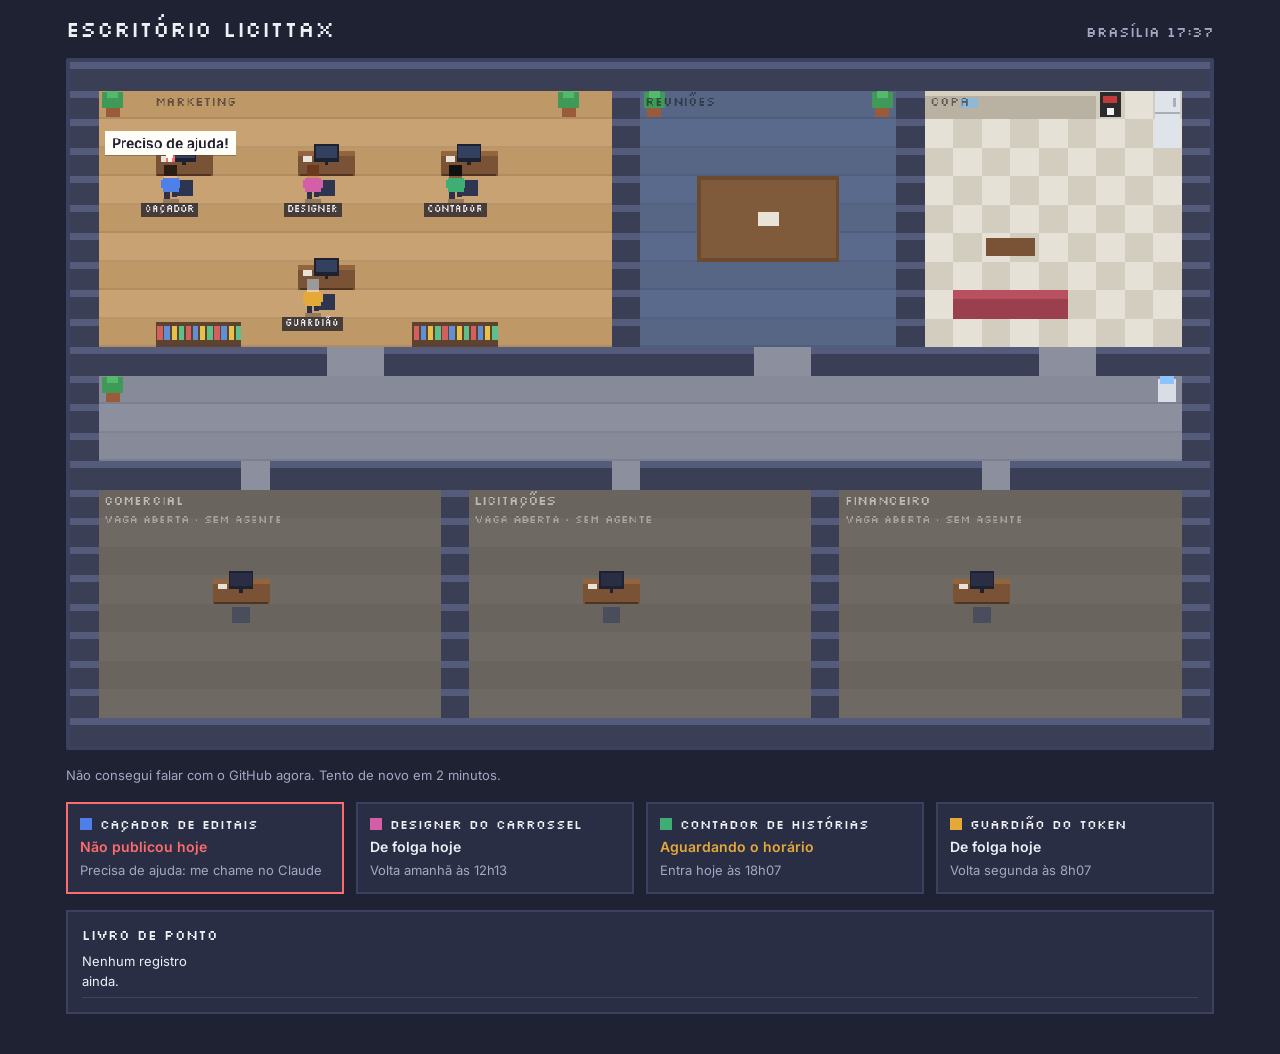
<file: docs/escritorio/index.html>
<!doctype html>
<html lang="pt-BR">
<head>
<meta charset="utf-8">
<meta name="viewport" content="width=device-width,initial-scale=1,viewport-fit=cover">
<title>Escritório Licittax</title>
<link rel="preconnect" href="https://fonts.googleapis.com">
<link rel="stylesheet" href="https://fonts.googleapis.com/css2?family=Silkscreen&family=Inter:wght@400;500;600&display=swap">
<style>
/* Layout: planta do escritorio vista de cima (canvas) + fichas de status e livro de ponto abaixo. */
:root{
  --fundo:#1f2233; --painel:#2a2e45; --linha:#3c4160; --tinta:#eef0f7; --suave:#a3a8c3;
  --ok:#4cc38a; --alerta:#e5a93a; --erro:#ff6b6b; --ativo:#6ea8ff;
  --pixel:"Silkscreen", ui-monospace, monospace; --texto:"Inter", system-ui, sans-serif;
  color-scheme:dark;
}
*{box-sizing:border-box}
html,body{background:var(--fundo)}
body{margin:0;color:var(--tinta);font:15px/1.5 var(--texto)}
.wrap{max-width:1180px;margin:0 auto;padding-block:16px 40px;padding-left:max(16px,env(safe-area-inset-left,0px));padding-right:max(16px,env(safe-area-inset-right,0px));display:grid;gap:16px}
header{display:flex;flex-wrap:wrap;gap:6px 20px;align-items:baseline;justify-content:space-between}
h1{font:400 22px/1.2 var(--pixel);margin:0}
.relogio{font:400 14px var(--pixel);color:var(--suave);font-variant-numeric:tabular-nums}
.planta{overflow-x:auto;border:4px solid var(--linha);background:#000;border-radius:2px}
canvas{display:block;width:100%;min-width:760px;image-rendering:pixelated;cursor:pointer}
.fichas{display:grid;grid-template-columns:repeat(auto-fit,minmax(240px,1fr));gap:12px}
.ficha{background:var(--painel);border:2px solid var(--linha);padding:12px;display:grid;gap:4px;min-width:0}
.ficha[data-estado="trabalhando"]{border-color:var(--ativo)}
.ficha[data-estado="erro"],.ficha[data-estado="atrasado"]{border-color:var(--erro)}
.ficha .nome{font:400 13px var(--pixel);margin:0;display:flex;gap:8px;align-items:center}
.ficha .cor{width:12px;height:12px;flex:none}
.ficha .status{font-weight:600;font-size:14px;margin:0}
[data-estado="trabalhando"] .status{color:var(--ativo)}
[data-estado="feito"] .status{color:var(--ok)}
[data-estado="aguardando"] .status{color:var(--alerta)}
[data-estado="erro"] .status,[data-estado="atrasado"] .status{color:var(--erro)}
.ficha .detalhe{font-size:13px;color:var(--suave);margin:0}
.diario{background:var(--painel);border:2px solid var(--linha);padding:14px;min-width:0}
.diario h2{font:400 14px var(--pixel);margin:0 0 8px}
.diario ol{list-style:none;margin:0;padding:0;display:grid;gap:6px}
.diario li{display:grid;grid-template-columns:110px 1fr;gap:10px;font-size:13px;border-bottom:1px solid var(--linha);padding-bottom:6px}
.diario time{font-variant-numeric:tabular-nums;color:var(--suave)}
.aviso{font-size:13px;color:var(--suave);margin:0}
@media (max-width:440px){.diario li{grid-template-columns:1fr}}
</style>
</head>
<body>
<div class="wrap">
  <header>
    <h1>Escritório Licittax</h1>
    <span class="relogio" id="relogio">--:--</span>
  </header>
  <div class="planta"><canvas id="cena" width="1280" height="768" aria-label="Planta do escritório com os agentes trabalhando"></canvas></div>
  <p class="aviso" id="aviso">Carregando o expediente…</p>
  <div class="fichas" id="fichas"></div>
  <section class="diario"><h2>Livro de ponto</h2><ol id="diario"></ol></section>
</div>

<script>
const REPO = "gleaoadv-commits/Licittax-Instagram";
const INICIO_ROTACAO = "2026-11-21";
const TZ = "America/Sao_Paulo";

/* ---------- datas ---------- */
function agoraBR(){
  const p = Object.fromEntries(new Intl.DateTimeFormat("en-CA",{timeZone:TZ,year:"numeric",month:"2-digit",day:"2-digit",hour:"2-digit",minute:"2-digit",hourCycle:"h23"})
    .formatToParts(new Date()).map(x=>[x.type,x.value]));
  return {data:`${p.year}-${p.month}-${p.day}`, min:+p.hour*60 + +p.minute, hm:`${p.hour}:${p.minute}`};
}
const diaSemana = d => new Date(d+"T12:00:00Z").getUTCDay();
const diaDePost = d => Math.round((new Date(d+"T12:00:00Z")-new Date(INICIO_ROTACAO+"T12:00:00Z"))/864e5) % 2 === 0;
const somaDias = (d,n) => new Date(new Date(d+"T12:00:00Z").getTime()+n*864e5).toISOString().slice(0,10);
const hora = (h,m) => `${h}h${String(m).padStart(2,"0")}`;
const dataBR = iso => new Intl.DateTimeFormat("pt-BR",{timeZone:TZ,day:"2-digit",month:"2-digit",hour:"2-digit",minute:"2-digit"}).format(new Date(iso));
const diaBR = iso => new Intl.DateTimeFormat("en-CA",{timeZone:TZ,year:"numeric",month:"2-digit",day:"2-digit"}).format(new Date(iso));
const NOMES_DIA = ["domingo","segunda","terça","quarta","quinta","sexta","sábado"];

/* ---------- agentes ---------- */
const AGENTES = [
  {id:"story-edital.yml", nome:"Caçador de Editais", curto:"Caçador", camisa:"#4f7fe8", cabelo:"#2b1d14", pele:"#e8b48a",
   h:9, m:17, quando:()=>true, marca:d=>[`${d}-edital`], mesa:[3,3],
   falas:{trabalhando:["Buscando no PNCP…","Achei um pregão!","Montando o story…"], feito:["Edital de hoje já foi!","Story da manhã no ar."], aguardando:["Às 9h17 eu caço editais."], folga:["Hoje é folga."]}},
  {id:"post-dica.yml", nome:"Designer do Carrossel", curto:"Designer", camisa:"#d45fa6", cabelo:"#6b3a1e", pele:"#c98e64",
   h:12, m:13, quando:d=>diaDePost(d), marca:d=>[`${d}-post`], mesa:[8,3],
   falas:{trabalhando:["Desenhando os slides…","Escrevendo a legenda…","Publicando o carrossel!"], feito:["Carrossel publicado!","A dica de hoje ficou boa."], aguardando:["Carrossel sai 12h13."], folga:["Hoje não tem carrossel.","Amanhã é minha vez."]}},
  {id:"story-dica.yml", nome:"Contador de Histórias", curto:"Contador", camisa:"#3fae74", cabelo:"#111111", pele:"#8d5a3b",
   h:18, m:7, quando:()=>true, marca:d=>[`${d}-story-dica`,`${d}-edital-tarde`], mesa:[13,3],
   falas:{trabalhando:["Preparando o story da tarde…","Quase pronto!"], feito:["Story da tarde no ar!"], aguardando:["Às 18h07 é comigo."], folga:["Hoje é folga."]}},
  {id:"checar-token.yml", nome:"Guardião do Token", curto:"Guardião", camisa:"#e5a93a", cabelo:"#9a9a9a", pele:"#f0c9a0",
   h:8, m:7, quando:d=>diaSemana(d)===1, marca:null, mesa:[8,7],
   falas:{trabalhando:["Conferindo o acesso…"], feito:["Token em dia!"], aguardando:["Segunda eu confiro o token."], folga:["Segunda eu confiro o token.","Acesso ao Instagram ok."]}},
];
const PAPO = [["Café?","Bora!"],["Bom trabalho hoje!","Valeu!"],["Tudo certo por aí?","Tudo em ordem."],["Reunião rapidinha?","Fechado."],["Viu o story de hoje?","Ficou ótimo!"]];

function proximoTurno(a, hoje, minAgora){
  for(let i=0;i<9;i++){
    const d = somaDias(hoje,i);
    if(!a.quando(d)) continue;
    if(i===0 && minAgora >= a.h*60+a.m) continue;
    return `${i===0?"hoje":i===1?"amanhã":NOMES_DIA[diaSemana(d)]} às ${hora(a.h,a.m)}`;
  }
  return "em breve";
}

/* ---------- mapa (40 x 24 tiles) ---------- */
const T=16, W=40, H=24, S=2;
const PAREDE=1, BLOQ=2;
const grade = Array.from({length:H},()=>Array(W).fill(0));
const salas = [
  {nome:"MARKETING", x0:1,y0:1,x1:18,y1:9, piso:["#c9a274","#bf9868"]},
  {nome:"REUNIÕES", x0:20,y0:1,x1:28,y1:9, piso:["#5a6a8c","#566684"]},
  {nome:"COPA", x0:30,y0:1,x1:38,y1:9, piso:["#e6e1d6","#d3cdbf"], xadrez:true},
  {nome:"", x0:1,y0:11,x1:38,y1:13, piso:["#8b8f9e","#868a99"]},
  {nome:"COMERCIAL", x0:1,y0:15,x1:12,y1:22, piso:["#6e6a63","#69655e"], vaga:true},
  {nome:"LICITAÇÕES", x0:14,y0:15,x1:25,y1:22, piso:["#6e6a63","#69655e"], vaga:true},
  {nome:"FINANCEIRO", x0:27,y0:15,x1:38,y1:22, piso:["#6e6a63","#69655e"], vaga:true},
];
for(let y=0;y<H;y++) for(let x=0;x<W;x++) if(x===0||y===0||x===W-1||y===H-1) grade[y][x]=PAREDE;
for(let x=0;x<W;x++){ grade[10][x]=PAREDE; grade[14][x]=PAREDE; }
for(let y=0;y<=10;y++){ grade[y][19]=PAREDE; grade[y][29]=PAREDE; }
for(let y=14;y<H;y++){ grade[y][13]=PAREDE; grade[y][26]=PAREDE; }
for(const x of [9,10]) grade[10][x]=0;
for(const x of [24,25]) grade[10][x]=0;
for(const x of [34,35]) grade[10][x]=0;
for(const x of [6,19,32]) grade[14][x]=0;

const moveis = [];
function movel(tipo,x,y,w,h,extra={}){ moveis.push({tipo,x,y,w,h,...extra}); for(let j=0;j<h;j++) for(let i=0;i<w;i++) grade[y+j][x+i]=BLOQ; }
AGENTES.forEach(a=>movel("mesa",a.mesa[0],a.mesa[1],2,1,{dono:a}));
movel("planta",17,1,1,1); movel("planta",1,1,1,1); movel("estante",3,9,3,1); movel("estante",12,9,3,1);
movel("mesaReuniao",22,4,5,3);
movel("balcao",30,1,6,1); movel("cafeteira",36,1,1,1); movel("geladeira",38,1,1,2);
movel("sofa",31,8,4,1); movel("mesinha",32,6,2,1);
movel("planta",20,1,1,1); movel("planta",28,1,1,1);
movel("bebedouro",38,11,1,1); movel("planta",1,11,1,1);
movel("mesa",5,18,2,1,{vaga:true}); movel("mesa",18,18,2,1,{vaga:true}); movel("mesa",31,18,2,1,{vaga:true});

const PONTOS = {
  cafe:[[36,2],[35,2],[37,2]], reuniao:[[22,3],[24,3],[26,3],[22,7],[24,7],[26,7]],
  sofa:[[31,9],[32,9],[33,9],[34,9]], bebedouro:[[37,11],[38,12]],
};
const livre = (x,y)=> x>=0&&y>=0&&x<W&&y<H&&grade[y][x]===0;

function caminho(sx,sy,tx,ty){
  if(!livre(tx,ty)) return null;
  const key=(x,y)=>y*W+x, prev=new Map([[key(sx,sy),null]]), fila=[[sx,sy]];
  while(fila.length){
    const [x,y]=fila.shift();
    if(x===tx&&y===ty){ const p=[]; let k=key(x,y); while(k!==null){ p.unshift([k%W,Math.floor(k/W)]); k=prev.get(k);} return p.slice(1); }
    for(const [dx,dy] of [[1,0],[-1,0],[0,1],[0,-1]]){
      const nx=x+dx, ny=y+dy, k=key(nx,ny);
      if(livre(nx,ny)&&!prev.has(k)){ prev.set(k,key(x,y)); fila.push([nx,ny]); }
    }
  }
  return null;
}

/* ---------- estado vindo do GitHub ---------- */
let RUNS=[], PUB=new Set(), STATUS={};
async function carregar(){
  const a=agoraBR();
  try{
    const [r,e]=await Promise.all([
      fetch(`https://api.github.com/repos/${REPO}/actions/runs?per_page=50`).then(x=>{if(!x.ok) throw new Error(x.status); return x.json();}),
      fetch(`https://raw.githubusercontent.com/${REPO}/main/data/estado.json?t=${Date.now()}`).then(x=>x.ok?x.json():{}).catch(()=>({})),
    ]);
    RUNS=r.workflow_runs||[]; PUB=new Set(e.publicacoes||[]);
    document.getElementById("aviso").textContent=`Status real lido do GitHub às ${a.hm}; atualiza a cada 2 minutos. Andar, café e conversas são animação; sentar para trabalhar acontece de verdade nos horários.`;
  }catch(err){
    document.getElementById("aviso").textContent="Não consegui falar com o GitHub agora. Tento de novo em 2 minutos.";
  }
  calcularStatus(); fichas();
}
function calcularStatus(){
  const a=agoraBR(), hoje=a.data;
  for(const ag of AGENTES){
    const meus=RUNS.filter(r=>r.path&&r.path.endsWith(ag.id));
    const ativo=meus.find(r=>r.status!=="completed");
    const ultimo=meus.find(r=>r.status==="completed"&&r.conclusion!=="skipped"&&r.conclusion!=="cancelled");
    const turno=ag.h*60+ag.m;
    const publicou= ag.marca ? ag.marca(hoje).some(m=>PUB.has(m)) : !!(ultimo&&diaBR(ultimo.created_at)===hoje&&ultimo.conclusion==="success");
    let e,s,d;
    if(ativo){e="trabalhando";s="Trabalhando agora";d="Começou às "+dataBR(ativo.created_at).slice(-5);}
    else if(!ag.quando(hoje)){e="folga";s="De folga hoje";d="Volta "+proximoTurno(ag,hoje,a.min);}
    else if(publicou){e="feito";s=ag.marca?"Publicou hoje":"Conferiu hoje: tudo certo";d="Próximo turno: "+proximoTurno(ag,hoje,a.min);}
    else if(a.min<turno){e="aguardando";s="Aguardando o horário";d="Entra "+proximoTurno(ag,hoje,a.min);}
    else if(ultimo&&ultimo.conclusion==="failure"&&diaBR(ultimo.created_at)===hoje){e="erro";s="Deu erro";d=a.min<turno+40?`Tenta de novo às ${hora(ag.h,ag.m+40)}`:"Precisa de ajuda: me chame no Claude";}
    else if(a.min<turno+90){e="aguardando";s="Batendo o ponto";d=`O disparo das ${hora(ag.h,ag.m)} está a caminho`;}
    else {e="atrasado";s="Não publicou hoje";d="Precisa de ajuda: me chame no Claude";}
    STATUS[ag.id]={estado:e,status:s,detalhe:d};
  }
}
function fichas(){
  document.getElementById("fichas").innerHTML=AGENTES.map(ag=>{const st=STATUS[ag.id]; return `<article class="ficha" data-estado="${st.estado}">
    <p class="nome"><span class="cor" style="background:${ag.camisa}"></span>${ag.nome}</p>
    <p class="status">${st.status}</p><p class="detalhe">${st.detalhe}</p></article>`;}).join("");
  const nomes=Object.fromEntries(AGENTES.map(x=>[x.id,x.nome]));
  const itens=RUNS.filter(r=>r.path&&nomes[r.path.split("/").pop()]&&r.conclusion!=="skipped"&&r.conclusion!=="cancelled").slice(0,10).map(r=>{
    const o=r.status!=="completed"?"está trabalhando":r.conclusion==="success"?"terminou o turno":"teve um erro";
    return `<li><time>${dataBR(r.created_at)}</time><span>${nomes[r.path.split("/").pop()]} ${o}</span></li>`;});
  document.getElementById("diario").innerHTML=itens.join("")||"<li><span>Nenhum registro ainda.</span></li>";
}

/* ---------- simulacao ---------- */
const rnd=a=>a[Math.floor(Math.random()*a.length)];
const pessoas=AGENTES.map((ag,i)=>{const sx=ag.mesa[0], sy=ag.mesa[1]+1; return {ag, tx:sx, ty:sy, x:sx*T, y:sy*T, rota:[], tarefa:{tipo:"mesa", ate:performance.now()+1500+i*900}, balao:null, passo:0, dir:"cima"};});
const assento=p=>[p.ag.mesa[0],p.ag.mesa[1]+1];
const noite=()=>{const m=agoraBR().min; return m<7*60||m>=22*60;};

function irPara(p,x,y){ const r=caminho(p.tx,p.ty,x,y); if(r){p.rota=r; return true;} return false; }
function falar(p,txt,ms=3200){ p.balao={txt,ate:performance.now()+ms}; }

function decidir(p,agora){
  const st=(STATUS[p.ag.id]||{estado:"aguardando"}).estado;
  const [ax,ay]=assento(p);
  if(st==="trabalhando"||st==="erro"||st==="atrasado"||noite()){
    p.tarefa={tipo: st==="trabalhando"?"trabalhar": noite()?"dormir":"alerta", ate:agora+6000};
    if(p.tx!==ax||p.ty!==ay) irPara(p,ax,ay);
    return;
  }
  const r=Math.random();
  if(r<0.35){ p.tarefa={tipo:"mesa",ate:agora+7000+Math.random()*6000}; irPara(p,ax,ay); }
  else if(r<0.55){ p.tarefa={tipo:"cafe",ate:agora+5000}; const [x,y]=rnd(PONTOS.cafe); irPara(p,x,y); }
  else if(r<0.68){ p.tarefa={tipo:"sofa",ate:agora+6000}; const [x,y]=rnd(PONTOS.sofa); irPara(p,x,y); }
  else if(r<0.78){ p.tarefa={tipo:"reuniao",ate:agora+6000}; const [x,y]=rnd(PONTOS.reuniao); irPara(p,x,y); }
  else {
    const livres=pessoas.filter(o=>o!==p&&!["trabalhar","alerta","dormir","conversa","espera"].includes(o.tarefa.tipo)&&!o.rota.length);
    if(!livres.length){ p.tarefa={tipo:"mesa",ate:agora+5000}; irPara(p,ax,ay); return; }
    const o=rnd(livres);
    const viz=[[1,0],[-1,0],[0,1],[0,-1]].map(([dx,dy])=>[o.tx+dx,o.ty+dy]).filter(([x,y])=>livre(x,y)&&!pessoas.some(q=>q.tx===x&&q.ty===y));
    if(!viz.length||!irPara(p,...viz[0])){ p.tarefa={tipo:"mesa",ate:agora+4000}; return; }
    o.tarefa={tipo:"espera",ate:agora+20000,com:p}; o.rota=[];
    p.tarefa={tipo:"indo",com:o,ate:agora+20000};
  }
}

function atualizar(dt,agora){
  for(const p of pessoas){
    if(p.rota.length){
      const [nx,ny]=p.rota[0], gx=nx*T, gy=ny*T, v=0.06*dt;
      const dx=gx-p.x, dy=gy-p.y;
      if(Math.abs(dx)>0) p.dir=dx>0?"dir":"esq"; else if(Math.abs(dy)>0) p.dir=dy>0?"baixo":"cima";
      if(Math.abs(dx)<=v&&Math.abs(dy)<=v){ p.x=gx;p.y=gy;p.tx=nx;p.ty=ny;p.rota.shift(); }
      else { p.x+=Math.sign(dx)*Math.min(v,Math.abs(dx)); p.y+=Math.sign(dy)*Math.min(v,Math.abs(dy)); }
      p.passo+=dt;
      continue;
    }
    const t=p.tarefa;
    if(t.tipo==="indo"){
      const o=t.com; const par=rnd(PAPO);
      p.dir = o.tx>p.tx?"dir":o.tx<p.tx?"esq":o.ty>p.ty?"baixo":"cima";
      o.dir = p.tx>o.tx?"dir":p.tx<o.tx?"esq":p.ty>o.ty?"baixo":"cima";
      const st=STATUS[p.ag.id]?.estado||"aguardando";
      const fala1 = Math.random()<0.5 ? par[0] : rnd(p.ag.falas[st]||par);
      falar(p,fala1,3000);
      const stO=STATUS[o.ag.id]?.estado||"aguardando";
      setTimeout(()=>falar(o, fala1===par[0]?par[1]:rnd(o.ag.falas[stO]||["Boa!"]),3000),2600);
      p.tarefa={tipo:"conversa",ate:agora+6500}; o.tarefa={tipo:"conversa",ate:agora+6500};
      continue;
    }
    if(t.tipo==="trabalhar"||t.tipo==="mesa"||t.tipo==="alerta"||t.tipo==="dormir"){
      const [ax,ay]=assento(p); if(p.tx===ax&&p.ty===ay) p.dir="cima";
    }
    if(t.tipo==="trabalhar"&&(!p.balao||p.balao.ate<agora)&&Math.random()<0.004) falar(p,rnd(p.ag.falas.trabalhando));
    if(t.tipo==="alerta"&&(!p.balao||p.balao.ate<agora)) falar(p,"Preciso de ajuda!",4000);
    if((t.tipo==="cafe"||t.tipo==="sofa")&&(!p.balao||p.balao.ate<agora)&&Math.random()<0.002){ const st=STATUS[p.ag.id]?.estado||"aguardando"; falar(p,rnd(p.ag.falas[st]||["…"])); }
    if(agora>t.ate) decidir(p,agora);
  }
}

/* ---------- desenho ---------- */
const cv=document.getElementById("cena"), cx=cv.getContext("2d");
cx.imageSmoothingEnabled=false;
const R=(x,y,w,h,c)=>{cx.fillStyle=c;cx.fillRect(Math.round(x*S),Math.round(y*S),Math.round(w*S),Math.round(h*S));};

function desenharMapa(agora){
  R(0,0,W*T,H*T,"#2b2f45");
  for(const s of salas) for(let y=s.y0;y<=s.y1;y++) for(let x=s.x0;x<=s.x1;x++){
    const alt = s.xadrez ? (x+y)%2 : (y%2);
    R(x*T,y*T,T,T,s.piso[alt]);
    if(!s.xadrez&&!s.vaga) R(x*T,y*T+T-1,T,1,"rgba(0,0,0,.08)");
  }
  for(const [x,y] of [[9,10],[10,10],[24,10],[25,10],[34,10],[35,10],[6,14],[19,14],[32,14]]) R(x*T,y*T,T,T,"#8b8f9e");
  for(let y=0;y<H;y++) for(let x=0;x<W;x++) if(grade[y][x]===PAREDE){ R(x*T,y*T,T,T,"#3b3f55"); R(x*T,y*T,T,4,"#555b7a"); }
  R(22*T+4,4*T+4,0,0,"#000");
  for(const m of moveis) desenharMovel(m,agora);
  cx.textBaseline="top"; cx.font=`${7*S}px Silkscreen, monospace`;
  for(const s of salas) if(s.nome){
    cx.fillStyle = s.vaga ? "rgba(255,255,255,.55)" : "rgba(20,20,30,.55)";
    const lx = s.nome==="MARKETING" ? 3*T : s.x0*T+3;
    cx.fillText(s.nome,lx*S,(s.y0*T+3)*S);
    if(s.vaga){ cx.fillStyle="rgba(255,255,255,.4)"; cx.font=`${6*S}px Silkscreen, monospace`; cx.fillText("VAGA ABERTA · SEM AGENTE",(s.x0*T+3)*S,(s.y0*T+14)*S); cx.font=`${7*S}px Silkscreen, monospace`; }
  }
}
function desenharMovel(m,agora){
  const x=m.x*T,y=m.y*T,w=m.w*T,h=m.h*T;
  switch(m.tipo){
    case "mesa":{
      R(x,y+2,w,h-2,"#7a5236"); R(x,y+2,w,3,"#93653f"); R(x+1,y+h-1,w-2,1,"#4f3422");
      const p = m.dono && pessoas.find(q=>q.ag===m.dono);
      const trabalhando = p && STATUS[m.dono.id]?.estado==="trabalhando" && p.tx===m.x && p.ty===m.y+1;
      const lig = trabalhando ? (Math.floor(agora/250)%2? "#9cc6ff":"#6ea8ff") : (m.vaga?"#2a2e45":"#33405e");
      R(x+9,y-2,14,10,"#1e2130"); R(x+10,y-1,12,7,lig); R(x+15,y+8,2,2,"#1e2130");
      R(x+3,y+5,5,3,"#e8e3d6");
      R(x+11,y+h+2,10,9,m.vaga?"#4a4d5c":"#2e3550");
      break;}
    case "planta": R(x+4,y+9,8,6,"#9a5b3a"); R(x+2,y+1,12,9,"#3f9a57"); R(x+5,y,6,4,"#56b86d"); break;
    case "estante": R(x,y+2,w,h-2,"#5d4230"); for(let i=0;i<w;i+=4) R(x+i+1,y+4,3,8,["#d45f5f","#5f8fd4","#e5c04a","#5fbf8a"][(i/4)%4]); break;
    case "mesaReuniao": R(x,y,w,h,"#6b4a30"); R(x+2,y+2,w-4,h-4,"#7f5a3b"); R(x+w/2-6,y+h/2-4,12,8,"#e8e3d6"); break;
    case "balcao": R(x,y,w,h,"#b9b2a3"); R(x,y,w,3,"#d6d0c3"); R(x+20,y+4,10,6,"#8fb7d6"); break;
    case "cafeteira": R(x+2,y+1,12,14,"#2b2b2b"); R(x+4,y+3,8,4,"#c23b3b"); R(x+6,y+10,4,4,"#f2f2f2"); break;
    case "geladeira": R(x+1,y,14,h,"#dfe3ea"); R(x+1,y+12,14,1,"#a9afba"); R(x+11,y+4,2,5,"#a9afba"); break;
    case "sofa": R(x,y,w,h,"#9b3f4f"); R(x,y,w,5,"#b8505f"); break;
    case "mesinha": R(x+2,y+3,w-4,h-6,"#7a5236"); break;
    case "bebedouro": R(x+3,y+2,10,13,"#d9dde6"); R(x+4,y,8,5,"#8fc3ff"); break;
  }
}
function desenharPessoa(p,agora){
  const st=STATUS[p.ag.id]?.estado;
  const andando=p.rota.length>0, pe=andando?Math.floor(p.passo/140)%2:0;
  const x=p.x+3, y=p.y-6;
  R(x+1,y+19,9,2,"rgba(0,0,0,.25)");
  R(x+2,y+14,3,5+(pe?-1:0),"#2d3048"); R(x+6,y+14,3,5+(pe?0:-1),"#2d3048");
  R(x+1,y+7,9,8,p.ag.camisa);
  const bob = p.tarefa.tipo==="trabalhar" && !andando && Math.floor(agora/180)%2 ? 1 : 0;
  R(x,y+8+bob,2,5,p.ag.camisa); R(x+9,y+8+bob,2,5,p.ag.camisa);
  R(x+2,y,7,7,p.ag.pele);
  if(p.dir==="cima"){ R(x+2,y,7,6,p.ag.cabelo); }
  else { R(x+2,y,7,2,p.ag.cabelo);
    if(p.tarefa.tipo==="dormir"&&!andando){ R(x+3,y+4,2,1,"#23253a"); R(x+6,y+4,2,1,"#23253a"); }
    else if(p.dir==="baixo"){ R(x+3,y+3,1,2,"#23253a"); R(x+7,y+3,1,2,"#23253a"); }
    else if(p.dir==="dir"){ R(x+7,y+3,1,2,"#23253a"); } else { R(x+3,y+3,1,2,"#23253a"); }
  }
  if(p.tarefa.tipo==="cafe"&&!andando){ R(x+10,y+9,3,4,"#f2f2f2"); R(x+10,y+9,3,1,"#6b3a1e"); }
  if(p.tarefa.tipo==="dormir"&&!andando){ const f=(agora/600)%3; cx.fillStyle="#cfd6ff"; cx.font=`${6*S}px Silkscreen, monospace`; cx.fillText("z",(x+10+f*2)*S,(y-2-f*3)*S); }
  if(st==="feito"&&!p.balao){ R(x+3,y-7,5,5,"#4cc38a"); R(x+4,y-5,1,1,"#fff"); R(x+5,y-4,1,1,"#fff"); R(x+6,y-6,1,2,"#fff"); }
  if(st==="erro"||st==="atrasado"){ R(x+3,y-8,5,6,"#ff6b6b"); R(x+5,y-7,1,3,"#fff"); R(x+5,y-3,1,1,"#fff"); }
  return [x+5,y];
}
function desenharBalao(p,ax,ay,agora){
  if(!p.balao||p.balao.ate<agora){ p.balao=null; return; }
  cx.font=`600 ${8*S}px Inter, system-ui, sans-serif`;
  const tw=cx.measureText(p.balao.txt).width/S, bw=tw+8, bh=13;
  let bx=Math.min(Math.max(ax-bw/2,2),W*T-bw-2), by=ay-bh-6;
  R(bx,by,bw,bh,"#fffdf8"); R(bx,by+bh,bw,1,"rgba(0,0,0,.25)");
  R(ax-2,by+bh,4,2,"#fffdf8"); R(ax-1,by+bh+2,2,2,"#fffdf8");
  cx.fillStyle="#1f2233"; cx.textBaseline="middle"; cx.fillText(p.balao.txt,(bx+4)*S,(by+bh/2+.5)*S); cx.textBaseline="top";
}
function desenharNome(p,agora){
  cx.font=`${5*S}px Silkscreen, monospace`;
  const tw=cx.measureText(p.ag.curto).width/S, x=p.x+8-tw/2, y=p.y+16;
  R(x-2,y-1,tw+4,8,"rgba(20,22,35,.7)");
  cx.fillStyle="#eef0f7"; cx.fillText(p.ag.curto,x*S,y*S);
}

let ultimo=performance.now();
function quadro(agora){
  const dt=Math.min(64,agora-ultimo); ultimo=agora;
  if(!matchMedia("(prefers-reduced-motion: reduce)").matches) atualizar(dt,agora);
  cx.clearRect(0,0,cv.width,cv.height);
  desenharMapa(agora);
  const ordem=[...pessoas].sort((a,b)=>a.y-b.y);
  const ancoras=ordem.map(p=>[p,desenharPessoa(p,agora)]);
  if(noite()) R(0,0,W*T,H*T,"rgba(10,14,40,.45)");
  for(const p of ordem) desenharNome(p,agora);
  for(const [p,[ax,ay]] of ancoras) desenharBalao(p,ax,ay,agora);
  document.getElementById("relogio").textContent=`Brasília ${agoraBR().hm}${noite()?" · expediente encerrado":""}`;
  requestAnimationFrame(quadro);
}

cv.addEventListener("click",ev=>{
  const r=cv.getBoundingClientRect(), mx=(ev.clientX-r.left)/r.width*W*T, my=(ev.clientY-r.top)/r.height*H*T;
  for(const p of pessoas) if(mx>p.x&&mx<p.x+T&&my>p.y-8&&my<p.y+T){ const st=STATUS[p.ag.id]; if(st) falar(p,`${st.status}. ${st.detalhe}`,5000); }
});


carregar(); setInterval(carregar,120000);
requestAnimationFrame(quadro);
</script>
</body>
</html>
</file>
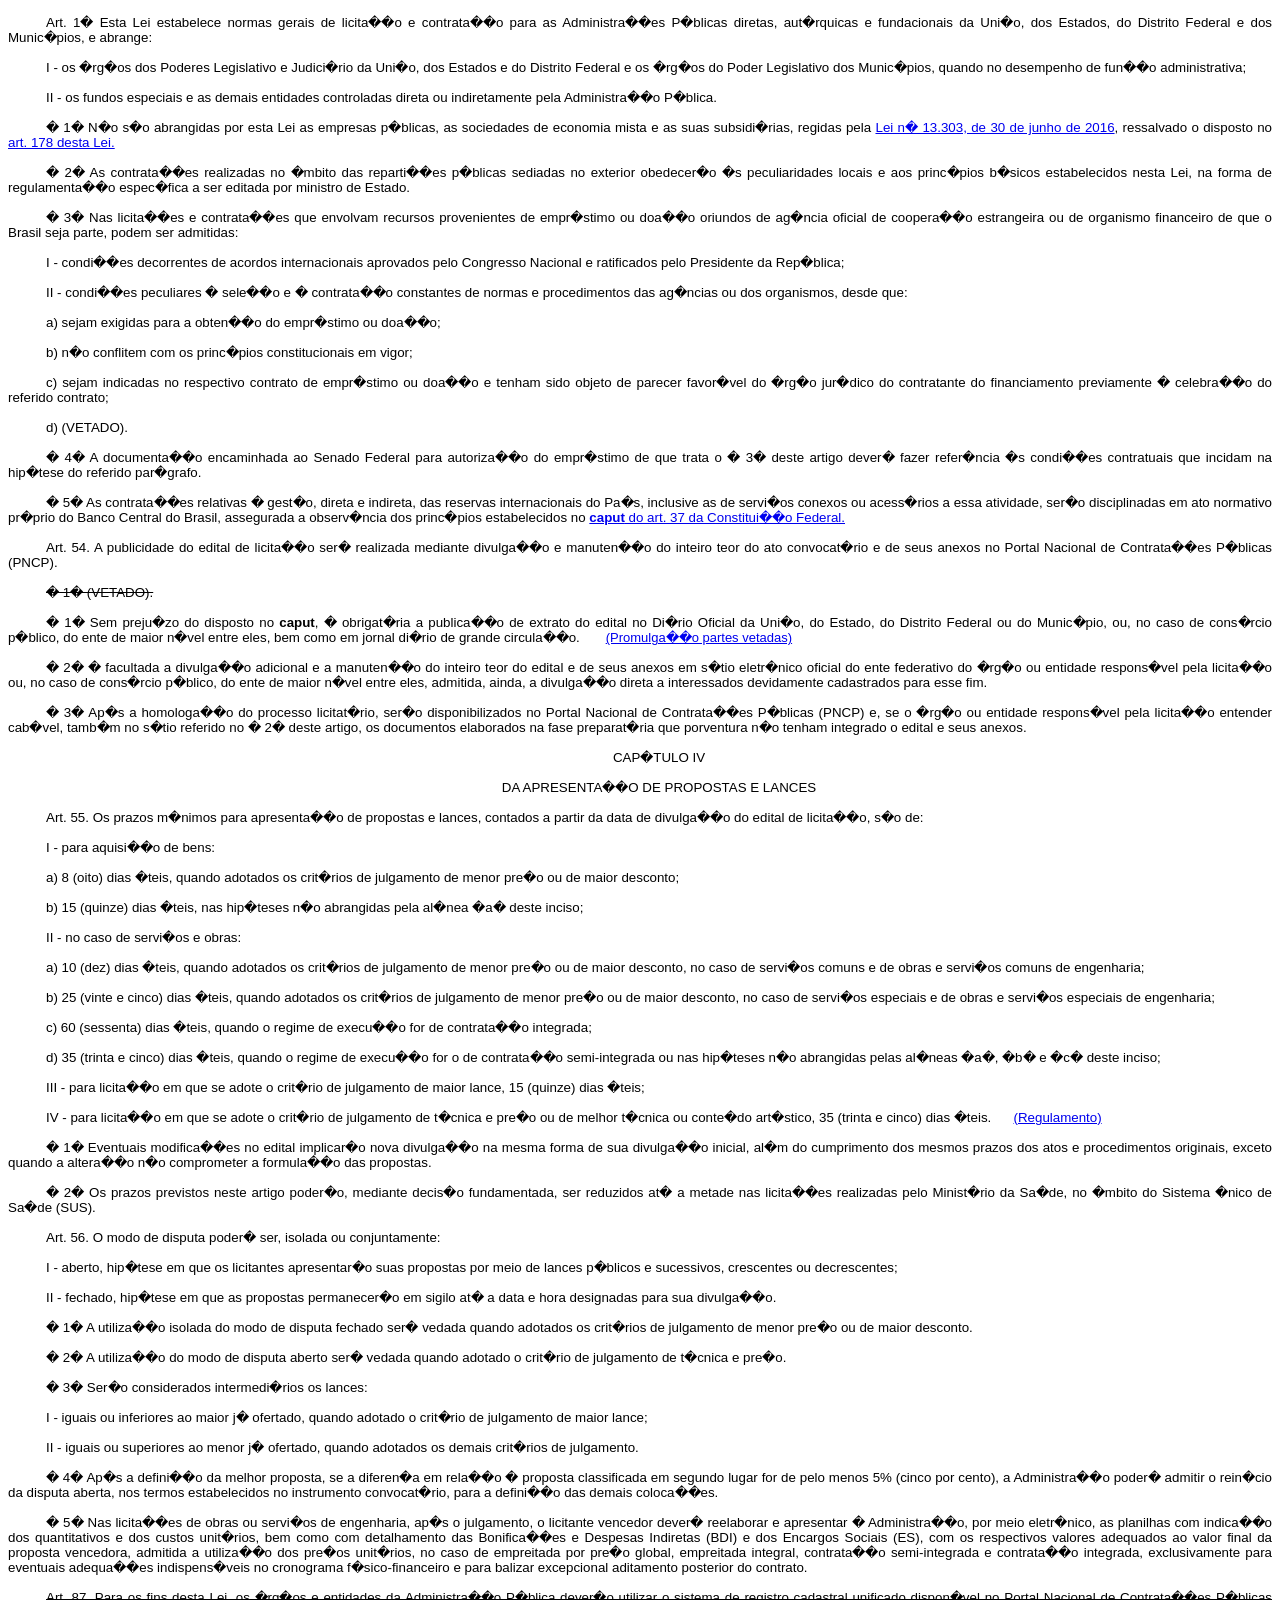
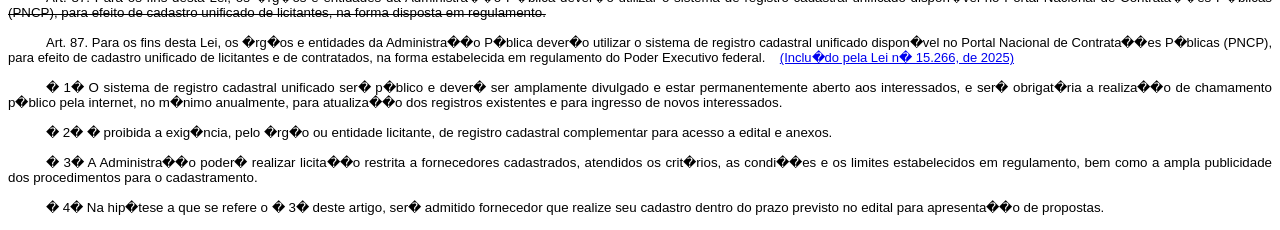
<file: tests/fixtures/l14133_trecho.html>
<html>
<head><title>L14133 (trecho)</title></head>
<body>
<p style="text-align: justify; text-indent: 38px; margin: 15px 0cm">
	<span style="font-size: 10.0pt; font-family: Arial,sans-serif">
	<a name="art1"></a>Art. 1�</span><span style="font-size:10.0pt;font-family:&quot;Arial&quot;,sans-serif"> 
	Esta Lei estabelece normas gerais de licita��o e contrata��o para as 
	Administra��es P�blicas diretas, aut�rquicas e fundacionais da Uni�o, dos 
	Estados, do Distrito Federal e dos Munic�pios, e abrange:</span></p>
	<p style="text-align: justify; text-indent: 38px; margin: 15px 0cm">
	<span style="font-size:10.0pt;font-family:&quot;Arial&quot;,sans-serif">
	<a name="art1i"></a>I - 
	os �rg�os dos Poderes Legislativo e Judici�rio da Uni�o, dos Estados e do 
	Distrito Federal e os �rg�os do Poder Legislativo dos Munic�pios, quando no 
	desempenho de fun��o administrativa;</span></p>
	<p style="text-align: justify; text-indent: 38px; margin: 15px 0cm">
	<span style="font-size:10.0pt;font-family:&quot;Arial&quot;,sans-serif">
	<a name="art1ii"></a>II - 
	os fundos especiais e as demais entidades controladas direta ou 
	indiretamente pela Administra��o P�blica.</span></p>
	<p style="text-align: justify; text-indent: 38px; margin: 15px 0cm">
	<span style="font-size:10.0pt;font-family:&quot;Arial&quot;,sans-serif">
	<a name="art1�1"></a>� 1� 
	N�o s�o abrangidas por esta Lei as empresas p�blicas, as sociedades de 
	economia mista e as suas subsidi�rias, regidas pela
	<a href="../../../_Ato2015-2018/2016/Lei/L13303.htm">Lei n� 13.303, de 30 de 
	junho de 2016</a>, ressalvado o disposto no <a href="#art178">art. 178 desta Lei.</a></span></p>
	<p style="text-align: justify; text-indent: 38px; margin: 15px 0cm">
	<span style="font-size:10.0pt;font-family:&quot;Arial&quot;,sans-serif">
	<a name="art1�2"></a>� 2� 
	As contrata��es realizadas no �mbito das reparti��es p�blicas sediadas no 
	exterior obedecer�o �s peculiaridades locais e aos princ�pios b�sicos 
	estabelecidos nesta Lei, na forma de regulamenta��o espec�fica a ser editada 
	por ministro de Estado.</span></p>
	<p style="text-align: justify; text-indent: 38px; margin: 15px 0cm">
	<span style="font-size:10.0pt;font-family:&quot;Arial&quot;,sans-serif">
	<a name="art1�3"></a>� 3� 
	Nas licita��es e contrata��es que envolvam recursos provenientes de 
	empr�stimo ou doa��o oriundos de ag�ncia oficial de coopera��o estrangeira 
	ou de organismo financeiro de que o Brasil seja parte, podem ser admitidas:</span></p>
	<p style="text-align: justify; text-indent: 38px; margin: 15px 0cm">
	<span style="font-size:10.0pt;font-family:&quot;Arial&quot;,sans-serif">
	<a name="art1�3i"></a>I - 
	condi��es decorrentes de acordos internacionais aprovados pelo Congresso 
	Nacional e ratificados pelo Presidente da Rep�blica;</span></p>
	<p style="text-align: justify; text-indent: 38px; margin: 15px 0cm">
	<span style="font-size:10.0pt;font-family:&quot;Arial&quot;,sans-serif">
	<a name="art1�3ii"></a>II - 
	condi��es peculiares � sele��o e � contrata��o constantes de normas e 
	procedimentos das ag�ncias ou dos organismos, desde que:</span></p>
	<p style="text-align: justify; text-indent: 38px; margin: 15px 0cm">
	<span style="font-size:10.0pt;font-family:&quot;Arial&quot;,sans-serif">
	<a name="art1�3iia"></a>a) 
	sejam exigidas para a obten��o do empr�stimo ou doa��o;</span></p>
	<p style="text-align: justify; text-indent: 38px; margin: 15px 0cm">
	<span style="font-size:10.0pt;font-family:&quot;Arial&quot;,sans-serif">
	<a name="art1�3iib"></a>b) 
	n�o conflitem com os princ�pios constitucionais em vigor;</span></p>
	<p style="text-align: justify; text-indent: 38px; margin: 15px 0cm">
	<span style="font-size:10.0pt;font-family:&quot;Arial&quot;,sans-serif">
	<a name="art1�3iic"></a>c) 
	sejam indicadas no respectivo contrato de empr�stimo ou doa��o e tenham sido 
	objeto de parecer favor�vel do �rg�o jur�dico do contratante do 
	financiamento previamente � celebra��o do referido contrato;</span></p>
	<p style="text-align: justify; text-indent: 38px; margin: 15px 0cm">
	<span style="font-size:10.0pt;font-family:&quot;Arial&quot;,sans-serif">
	<a name="art1�3iid"></a>d) 
	(VETADO).</span></p>
	<p style="text-align: justify; text-indent: 38px; margin: 15px 0cm">
	<span style="font-size:10.0pt;font-family:&quot;Arial&quot;,sans-serif">
	<a name="art1�4"></a>� 4� 
	A documenta��o encaminhada ao Senado Federal para autoriza��o do empr�stimo 
	de que trata o � 3� deste artigo dever� fazer refer�ncia �s condi��es 
	contratuais que incidam na hip�tese do referido par�grafo.</span></p>
	<p style="text-align: justify; text-indent: 38px; margin: 15px 0cm">
	<span style="font-size:10.0pt;font-family:&quot;Arial&quot;,sans-serif">
	<a name="art1�5"></a>� 5� 
	As contrata��es relativas � gest�o, direta e indireta, das reservas 
	internacionais do Pa�s, inclusive as de servi�os conexos ou acess�rios a 
	essa atividade, ser�o disciplinadas em ato normativo pr�prio do Banco 
	Central do Brasil, assegurada a observ�ncia dos princ�pios estabelecidos no
	<a href="../../../Constituicao/Constituicao.htm#art37"><b>caput</b> do art. 
	37 da Constitui��o Federal.</a></span></p>
	
<p style="text-align: justify; text-indent: 38px; margin: 15px 0cm">
	<span style="font-size: 10.0pt; font-family: Arial,sans-serif">
	<a name="art54"></a></span>
	<span style="font-size:10.0pt;font-family:&quot;Arial&quot;,sans-serif">Art. 
	54. A publicidade do edital de licita��o ser� realizada mediante divulga��o 
	e manuten��o do inteiro teor do ato convocat�rio e de seus anexos no Portal 
	Nacional de Contrata��es P�blicas (PNCP).</span></p>
	<p style="text-align: justify; text-indent: 38px; margin: 15px 0cm">
	<span style="font-size:10.0pt;font-family:&quot;Arial&quot;,sans-serif; text-decoration:line-through">
	<a name="art54�1.0"></a>� 1� 
	(VETADO).</span></p>
	<p style="text-align: justify; text-indent: 38px; margin: 15px 0cm">
	<span style="font-size:10.0pt;font-family:&quot;Arial&quot;,sans-serif; text-decoration:line-through">
	<a name="art54�1"></a></span>
	<span style="font-size: 10.0pt; font-family: Arial">� 1� Sem preju�zo do 
	disposto no <b>caput</b>, � obrigat�ria a publica��o de extrato do edital no 
	Di�rio Oficial da Uni�o, do Estado, do Distrito Federal ou do Munic�pio, ou, 
	no caso de cons�rcio p�blico, do ente de maior n�vel entre eles, bem como em 
	jornal di�rio de grande circula��o.&nbsp;&nbsp;&nbsp;&nbsp;&nbsp;&nbsp;
	</span>
  <font face="Arial" size="2"><a href="#promulgacao">(Promulga��o partes 
	vetadas)</a></font></p>
	<p style="text-align: justify; text-indent: 38px; margin: 15px 0cm">
	<span style="font-size:10.0pt;font-family:&quot;Arial&quot;,sans-serif">
	<a name="art54�2"></a>� 2� 
	� facultada a divulga��o adicional e a manuten��o do inteiro teor do edital 
	e de seus anexos em s�tio eletr�nico oficial do ente federativo do �rg�o ou 
	entidade respons�vel pela licita��o ou, no caso de cons�rcio p�blico, do 
	ente de maior n�vel entre eles, admitida, ainda, a divulga��o direta a 
	interessados devidamente cadastrados para esse fim.</span></p>
	<p style="text-align: justify; text-indent: 38px; margin: 15px 0cm">
	<span style="font-size:10.0pt;font-family:&quot;Arial&quot;,sans-serif">
	<a name="art54�3"></a>� 3� 
	Ap�s a homologa��o do processo licitat�rio, ser�o disponibilizados no Portal 
	Nacional de Contrata��es P�blicas (PNCP) e, se o �rg�o ou entidade 
	respons�vel pela licita��o entender cab�vel, tamb�m no s�tio referido no � 
	2� deste artigo, os documentos elaborados na fase preparat�ria que 
	porventura n�o tenham integrado o edital e seus anexos.</span></p>
	<p align="center" style="text-indent: 38px; margin: 15px 0cm">
	<span style="font-size:10.0pt;font-family:&quot;Arial&quot;,sans-serif">
	<a name="tituloiicapituloiv"></a>CAP�TULO IV</span></p>
	<p align="center" style="text-indent: 38px; margin: 15px 0cm">
	<span style="font-size:10.0pt;font-family:&quot;Arial&quot;,sans-serif">DA 
	APRESENTA��O DE PROPOSTAS E LANCES</span></p>
	<p style="text-align: justify; text-indent: 38px; margin: 15px 0cm">
	<span style="font-size: 10.0pt; font-family: Arial,sans-serif">
	<a name="art55"></a></span>
	<span style="font-size:10.0pt;font-family:&quot;Arial&quot;,sans-serif">Art. 
	55. Os prazos m�nimos para apresenta��o de propostas e lances, contados a 
	partir da data de divulga��o do edital de licita��o, s�o de:</span></p>
	<p style="text-align: justify; text-indent: 38px; margin: 15px 0cm">
	<span style="font-size:10.0pt;font-family:&quot;Arial&quot;,sans-serif">
	<a name="art55i"></a>I - 
	para aquisi��o de bens:</span></p>
	<p style="text-align: justify; text-indent: 38px; margin: 15px 0cm">
	<span style="font-size:10.0pt;font-family:&quot;Arial&quot;,sans-serif">
	<a name="art55ia"></a>a) 8 
	(oito) dias �teis, quando adotados os crit�rios de julgamento de menor pre�o 
	ou de maior desconto;</span></p>
	<p style="text-align: justify; text-indent: 38px; margin: 15px 0cm">
	<span style="font-size:10.0pt;font-family:&quot;Arial&quot;,sans-serif">
	<a name="art55ib"></a>b) 
	15 (quinze) dias �teis, nas hip�teses n�o abrangidas pela al�nea �a� deste 
	inciso;</span></p>
	<p style="text-align: justify; text-indent: 38px; margin: 15px 0cm">
	<span style="font-size:10.0pt;font-family:&quot;Arial&quot;,sans-serif">
	<a name="art55ii"></a>II - 
	no caso de servi�os e obras:</span></p>
	<p style="text-align: justify; text-indent: 38px; margin: 15px 0cm">
	<span style="font-size:10.0pt;font-family:&quot;Arial&quot;,sans-serif">
	<a name="art55iia"></a>a) 
	10 (dez) dias �teis, quando adotados os crit�rios de julgamento de menor 
	pre�o ou de maior desconto, no caso de servi�os comuns e de obras e servi�os 
	comuns de engenharia;</span></p>
	<p style="text-align: justify; text-indent: 38px; margin: 15px 0cm">
	<span style="font-size:10.0pt;font-family:&quot;Arial&quot;,sans-serif">
	<a name="art55iib"></a>b) 
	25 (vinte e cinco) dias �teis, quando adotados os crit�rios de julgamento de 
	menor pre�o ou de maior desconto, no caso de servi�os especiais e de obras e 
	servi�os especiais de engenharia;</span></p>
	<p style="text-align: justify; text-indent: 38px; margin: 15px 0cm">
	<span style="font-size:10.0pt;font-family:&quot;Arial&quot;,sans-serif">
	<a name="art55iic"></a>c) 
	60 (sessenta) dias �teis, quando o regime de execu��o for de contrata��o 
	integrada;</span></p>
	<p style="text-align: justify; text-indent: 38px; margin: 15px 0cm">
	<span style="font-size:10.0pt;font-family:&quot;Arial&quot;,sans-serif">
	<a name="art55iid"></a>d) 
	35 (trinta e cinco) dias �teis, quando o regime de execu��o for o de 
	contrata��o semi-integrada ou nas hip�teses n�o abrangidas pelas al�neas 
	�a�, �b� e �c� deste inciso;</span></p>
	<p style="text-align: justify; text-indent: 38px; margin: 15px 0cm">
	<span style="font-size:10.0pt;font-family:&quot;Arial&quot;,sans-serif">
	<a name="art55iii"></a>III 
	- para licita��o em que se adote o crit�rio de julgamento de maior lance, 15 
	(quinze) dias �teis;</span></p>
	<p style="text-align: justify; text-indent: 38px; margin: 15px 0cm">
	<span style="font-size:10.0pt;font-family:&quot;Arial&quot;,sans-serif">
	<a name="art55iv"></a>IV - 
	para licita��o em que se adote o crit�rio de julgamento de t�cnica e pre�o 
	ou de melhor t�cnica ou conte�do art�stico, 35 (trinta e cinco) dias �teis.&nbsp;&nbsp;&nbsp;&nbsp;&nbsp; 
	<a href="../../../_Ato2023-2026/2024/Decreto/D12304.htm">(Regulamento)</a></span></p>
	<p style="text-align: justify; text-indent: 38px; margin: 15px 0cm">
	<span style="font-size:10.0pt;font-family:&quot;Arial&quot;,sans-serif">
	<a name="art55�1"></a>� 1� 
	Eventuais modifica��es no edital implicar�o nova divulga��o na mesma forma 
	de sua divulga��o inicial, al�m do cumprimento dos mesmos prazos dos atos e 
	procedimentos originais, exceto quando a altera��o n�o comprometer a 
	formula��o das propostas.</span></p>
	<p style="text-align: justify; text-indent: 38px; margin: 15px 0cm">
	<span style="font-size:10.0pt;font-family:&quot;Arial&quot;,sans-serif">
	<a name="art55�2"></a>� 2� 
	Os prazos previstos neste artigo poder�o, mediante decis�o fundamentada, ser 
	reduzidos at� a metade nas licita��es realizadas pelo Minist�rio da Sa�de, 
	no �mbito do Sistema �nico de Sa�de (SUS).</span></p>
	<p style="text-align: justify; text-indent: 38px; margin: 15px 0cm">
	<span style="font-size: 10.0pt; font-family: Arial,sans-serif">
	<a name="art56"></a></span>
	<span style="font-size:10.0pt;font-family:&quot;Arial&quot;,sans-serif">Art. 
	56. O modo de disputa poder� ser, isolada ou conjuntamente:</span></p>
	<p style="text-align: justify; text-indent: 38px; margin: 15px 0cm">
	<span style="font-size:10.0pt;font-family:&quot;Arial&quot;,sans-serif">
	<a name="art56i"></a>I - 
	aberto, hip�tese em que os licitantes apresentar�o suas propostas por meio 
	de lances p�blicos e sucessivos, crescentes ou decrescentes;</span></p>
	<p style="text-align: justify; text-indent: 38px; margin: 15px 0cm">
	<span style="font-size:10.0pt;font-family:&quot;Arial&quot;,sans-serif">
	<a name="art56ii"></a>II - 
	fechado, hip�tese em que as propostas permanecer�o em sigilo at� a data e 
	hora designadas para sua divulga��o.</span></p>
	<p style="text-align: justify; text-indent: 38px; margin: 15px 0cm">
	<span style="font-size:10.0pt;font-family:&quot;Arial&quot;,sans-serif">
	<a name="art56�1"></a>� 1� 
	A utiliza��o isolada do modo de disputa fechado ser� vedada quando adotados 
	os crit�rios de julgamento de menor pre�o ou de maior desconto.</span></p>
	<p style="text-align: justify; text-indent: 38px; margin: 15px 0cm">
	<span style="font-size:10.0pt;font-family:&quot;Arial&quot;,sans-serif">
	<a name="art56�2"></a>� 2� 
	A utiliza��o do modo de disputa aberto ser� vedada quando adotado o crit�rio 
	de julgamento de t�cnica e pre�o.</span></p>
	<p style="text-align: justify; text-indent: 38px; margin: 15px 0cm">
	<span style="font-size:10.0pt;font-family:&quot;Arial&quot;,sans-serif">
	<a name="art56�3"></a>� 3� 
	Ser�o considerados intermedi�rios os lances:</span></p>
	<p style="text-align: justify; text-indent: 38px; margin: 15px 0cm">
	<span style="font-size:10.0pt;font-family:&quot;Arial&quot;,sans-serif">
	<a name="art56�3i"></a>I - 
	iguais ou inferiores ao maior j� ofertado, quando adotado o crit�rio de 
	julgamento de maior lance;</span></p>
	<p style="text-align: justify; text-indent: 38px; margin: 15px 0cm">
	<span style="font-size:10.0pt;font-family:&quot;Arial&quot;,sans-serif">
	<a name="art56�3ii"></a>II - 
	iguais ou superiores ao menor j� ofertado, quando adotados os demais 
	crit�rios de julgamento.</span></p>
	<p style="text-align: justify; text-indent: 38px; margin: 15px 0cm">
	<span style="font-size:10.0pt;font-family:&quot;Arial&quot;,sans-serif">
	<a name="art56�4"></a>� 4� 
	Ap�s a defini��o da melhor proposta, se a diferen�a em rela��o � proposta 
	classificada em segundo lugar for de pelo menos 5% (cinco por cento), a 
	Administra��o poder� admitir o rein�cio da disputa aberta, nos termos 
	estabelecidos no instrumento convocat�rio, para a defini��o das demais 
	coloca��es.</span></p>
	<p style="text-align: justify; text-indent: 38px; margin: 15px 0cm">
	<span style="font-size:10.0pt;font-family:&quot;Arial&quot;,sans-serif">
	<a name="art56�5"></a>� 5� 
	Nas licita��es de obras ou servi�os de engenharia, ap�s o julgamento, o 
	licitante vencedor dever� reelaborar e apresentar � Administra��o, por meio 
	eletr�nico, as planilhas com indica��o dos quantitativos e dos custos 
	unit�rios, bem como com detalhamento das Bonifica��es e Despesas Indiretas 
	(BDI) e dos Encargos Sociais (ES), com os respectivos valores adequados ao 
	valor final da proposta vencedora, admitida a utiliza��o dos pre�os 
	unit�rios, no caso de empreitada por pre�o global, empreitada integral, 
	contrata��o semi-integrada e contrata��o integrada, exclusivamente para 
	eventuais adequa��es indispens�veis no cronograma f�sico-financeiro e para 
	balizar excepcional aditamento posterior do contrato.</span></p>
	
<p style="text-align: justify; text-indent: 38px; margin: 15px 0cm">
	<strike>
	<span style="font-size: 10.0pt; font-family: Arial,sans-serif">
	<a name="art87"></a>Art. 
	87. Para os fins desta Lei, os �rg�os e entidades da Administra��o P�blica 
	dever�o utilizar o sistema de registro cadastral unificado dispon�vel no 
	Portal Nacional de Contrata��es P�blicas (PNCP), para efeito de cadastro 
	unificado de licitantes, na forma disposta em regulamento.</span></strike></p>
	<p style="text-align: justify; text-indent: 38px; margin: 15px 0cm">
	<span style="font-family:&quot;Arial&quot;,sans-serif">
			<font size="2"><a name="art87.0"></a>Art. 87. Para os fins desta Lei, os �rg�os e 
			entidades da Administra��o P�blica dever�o utilizar o sistema de 
			registro cadastral unificado dispon�vel no Portal Nacional de 
			Contrata��es P�blicas (PNCP), para efeito de cadastro unificado de 
			licitantes e de contratados, na forma estabelecida em regulamento do 
			Poder Executivo federal.&nbsp;&nbsp;&nbsp;
	<a href="../../../_Ato2023-2026/2025/Lei/L15266.htm#art1">(Inclu�do pela Lei 
	n� 15.266, de 2025)</a></font></span></p>
	<p style="text-align: justify; text-indent: 38px; margin: 15px 0cm">
	<span style="font-size:10.0pt;font-family:&quot;Arial&quot;,sans-serif">
	<a name="art87�1"></a>� 1� 
	O sistema de registro cadastral unificado ser� p�blico e dever� ser 
	amplamente divulgado e estar permanentemente aberto aos interessados, e ser� 
	obrigat�ria a realiza��o de chamamento p�blico pela internet, no m�nimo 
	anualmente, para atualiza��o dos registros existentes e para ingresso de 
	novos interessados.</span></p>
	<p style="text-align: justify; text-indent: 38px; margin: 15px 0cm">
	<span style="font-size:10.0pt;font-family:&quot;Arial&quot;,sans-serif">
	<a name="art87�2"></a>� 2� 
	� proibida a exig�ncia, pelo �rg�o ou entidade licitante, de registro 
	cadastral complementar para acesso a edital e anexos.</span></p>
	<p style="text-align: justify; text-indent: 38px; margin: 15px 0cm">
	<span style="font-size:10.0pt;font-family:&quot;Arial&quot;,sans-serif">
	<a name="art87�3"></a>� 3� 
	A Administra��o poder� realizar licita��o restrita a fornecedores 
	cadastrados, atendidos os crit�rios, as condi��es e os limites estabelecidos 
	em regulamento, bem como a ampla publicidade dos procedimentos para o 
	cadastramento.</span></p>
	<p style="text-align: justify; text-indent: 38px; margin: 15px 0cm">
	<span style="font-size:10.0pt;font-family:&quot;Arial&quot;,sans-serif">
	<a name="art87�4"></a>� 4� 
	Na hip�tese a que se refere o � 3� deste artigo, ser� admitido fornecedor 
	que realize seu cadastro dentro do prazo previsto no edital para 
	apresenta��o de propostas.</span></p>
	
</body></html>
</file>
